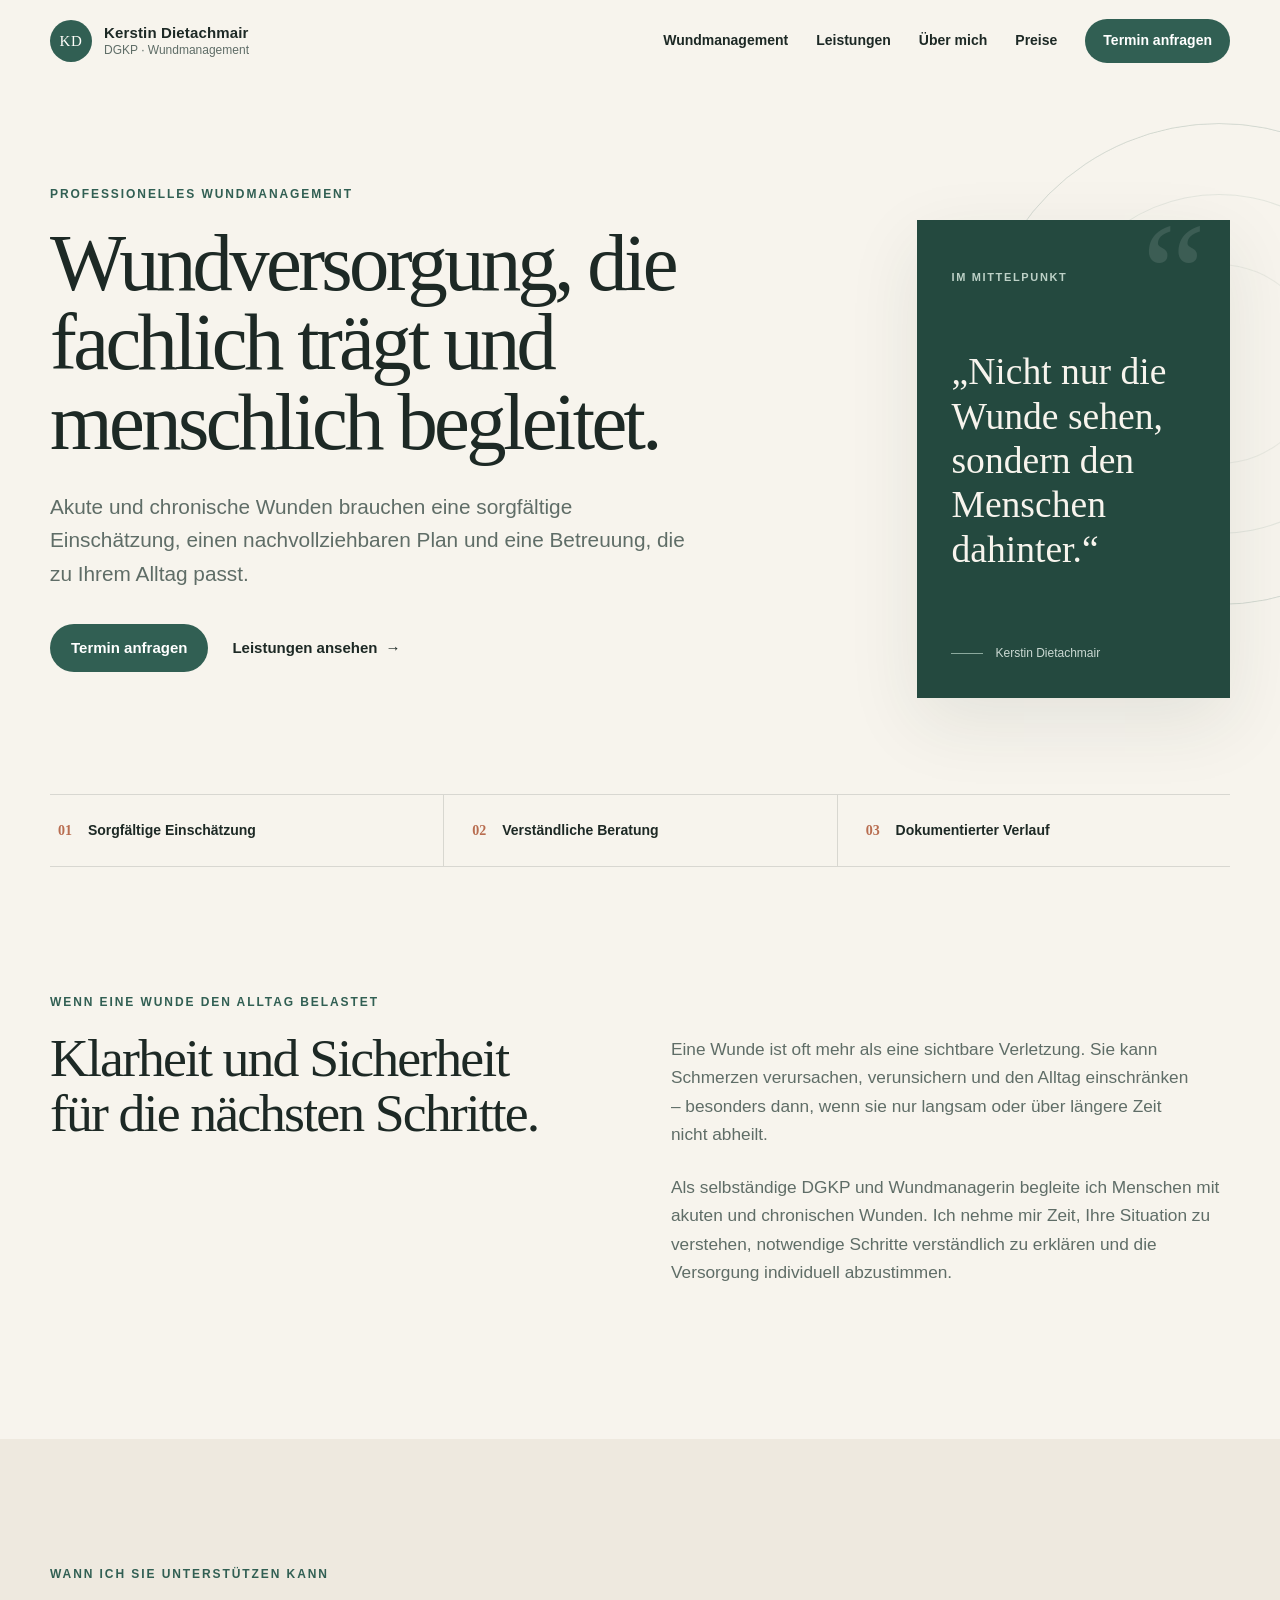
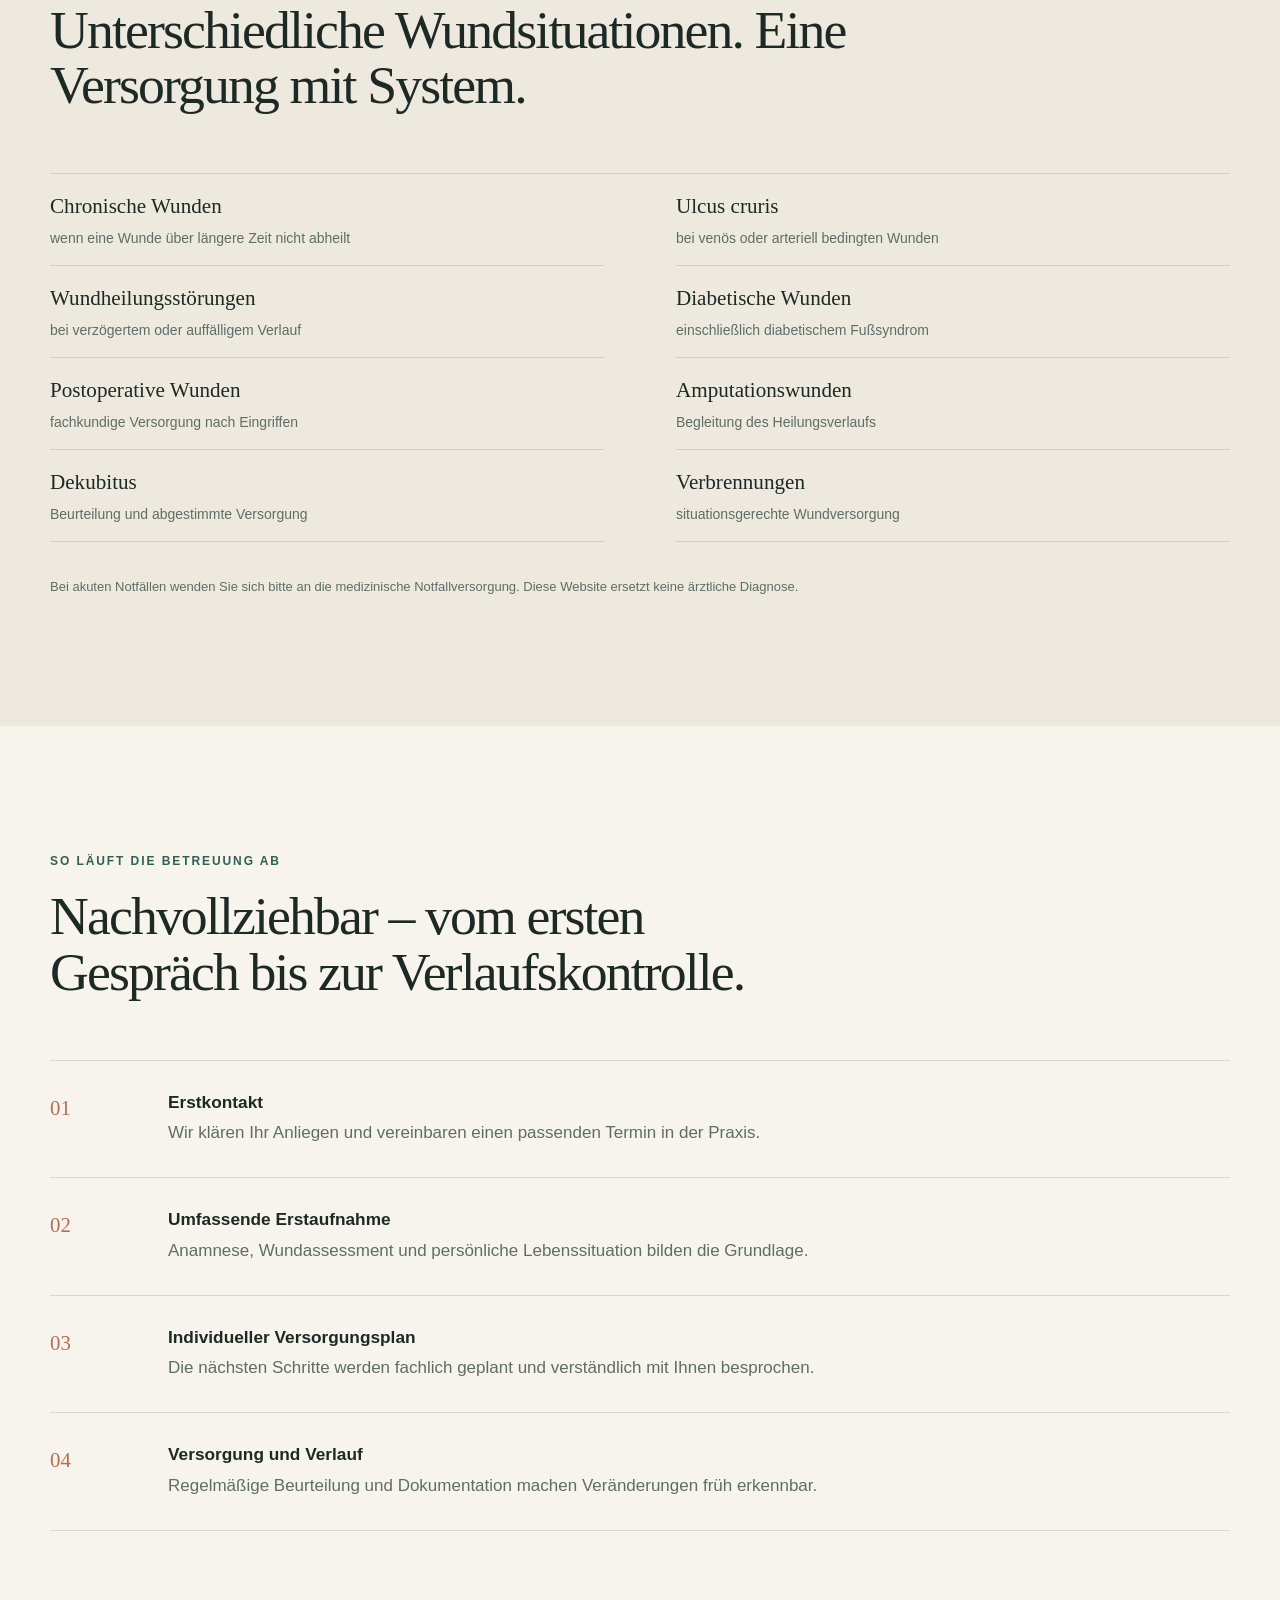
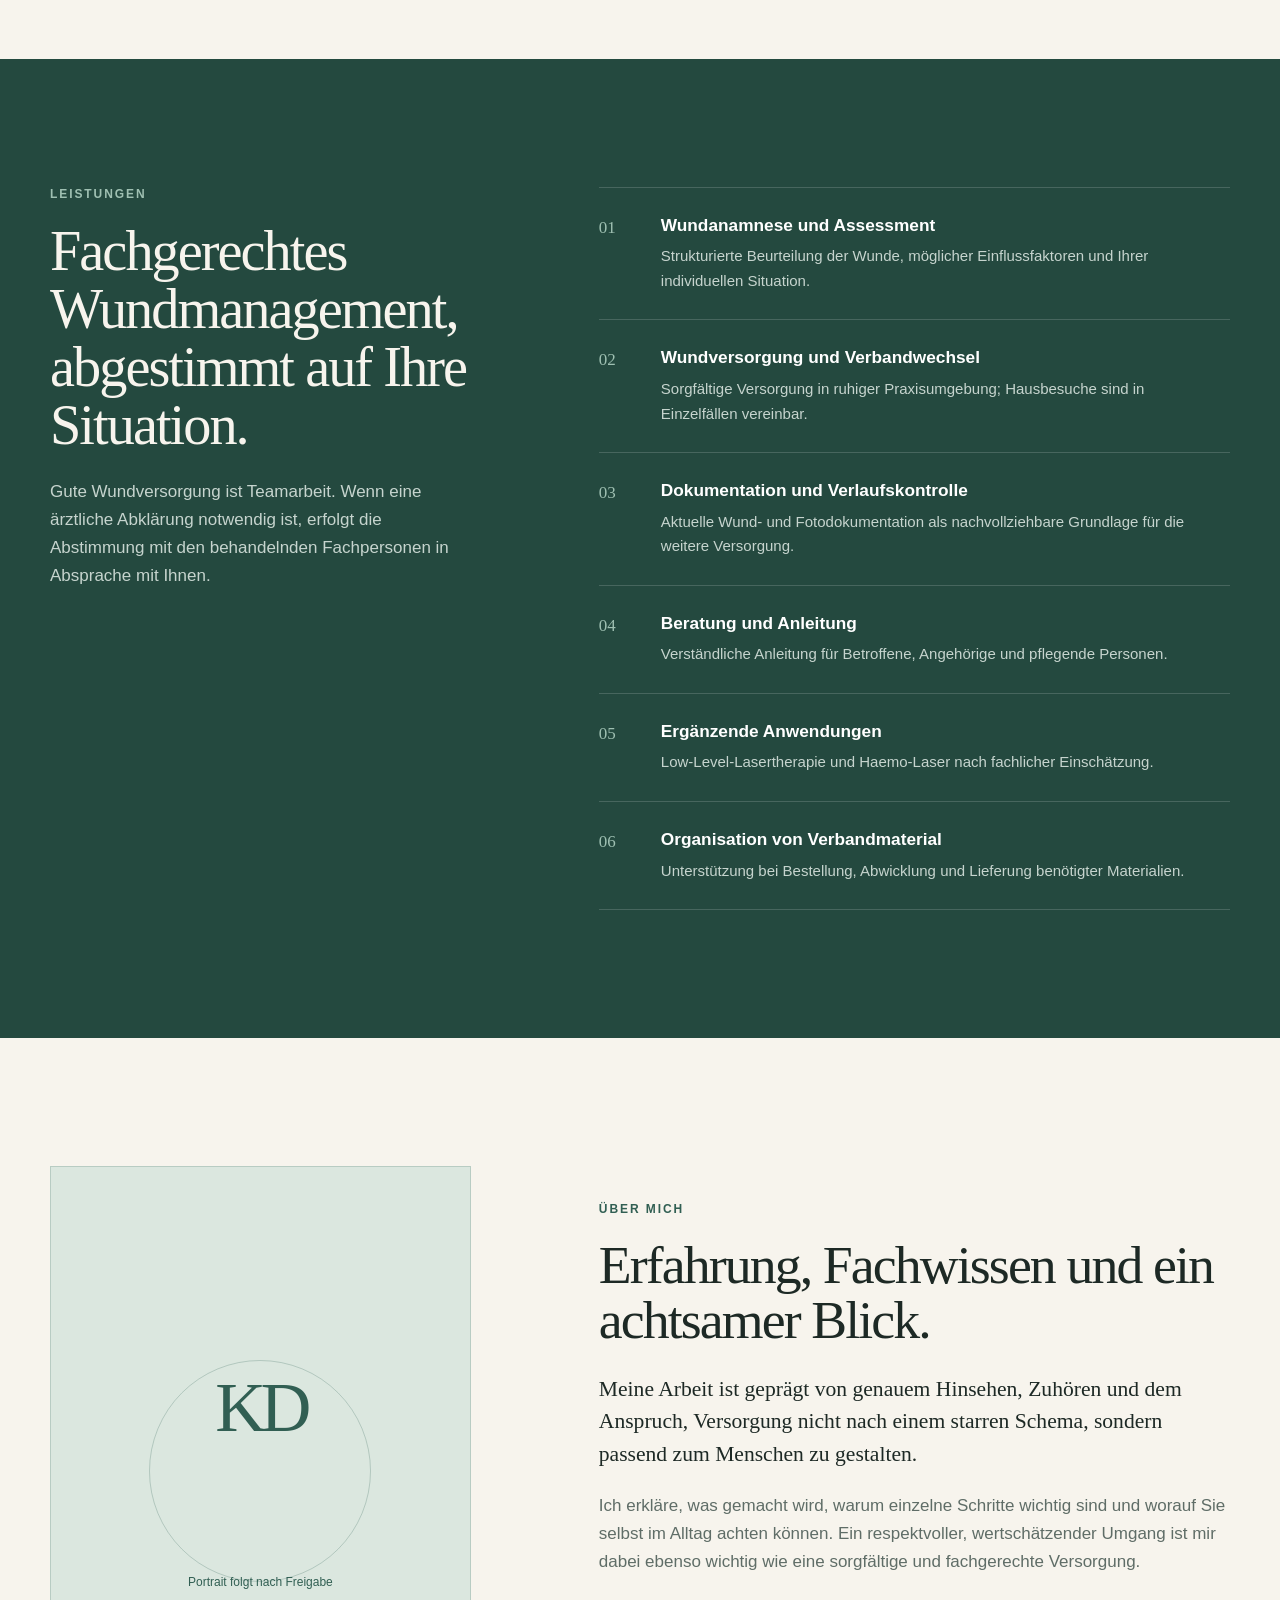
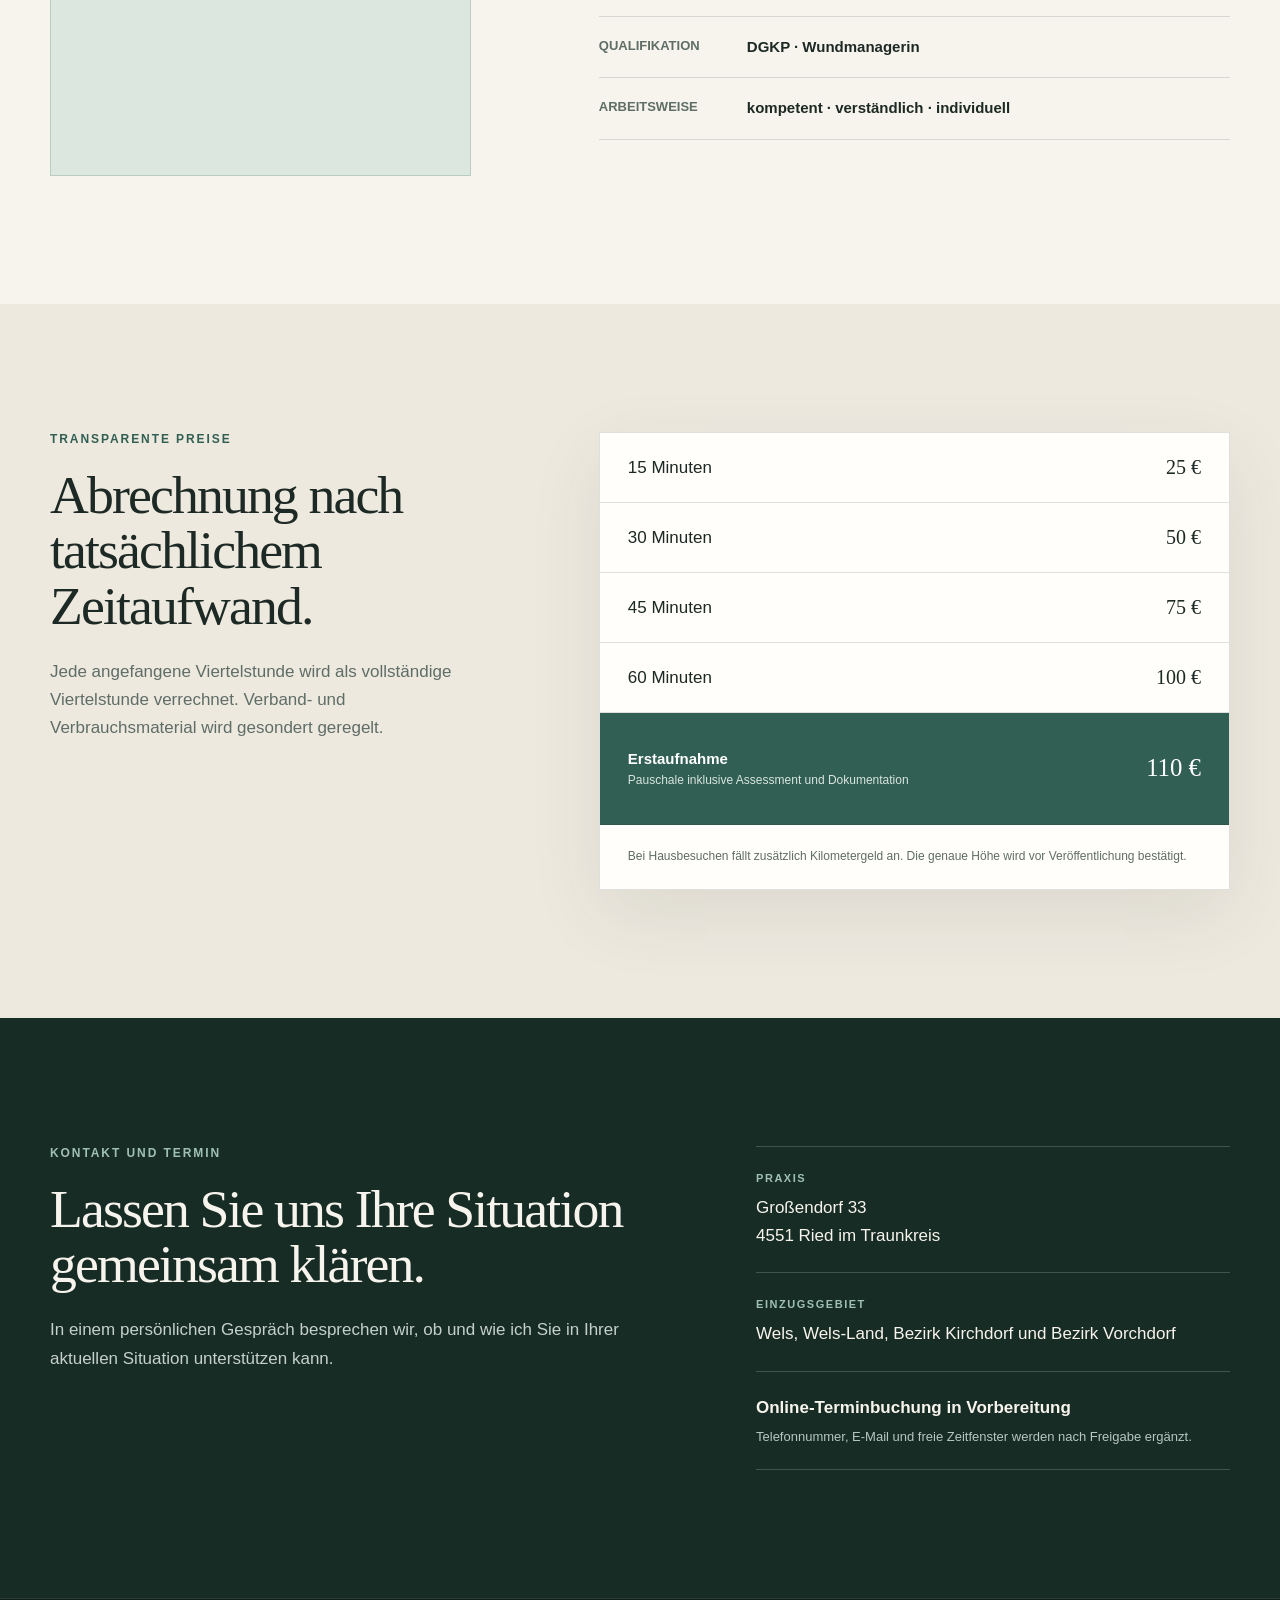
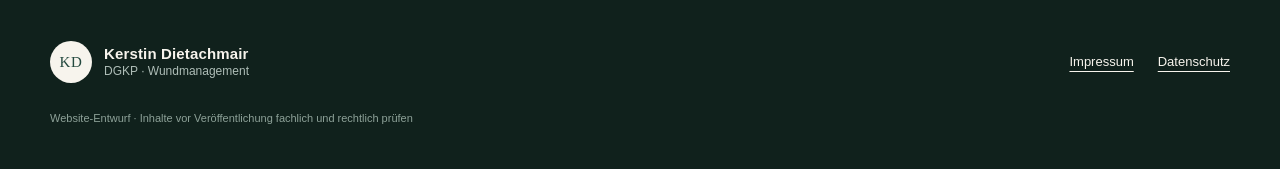
<file: index.html>
<!doctype html>
<html lang="de">
<head>
  <meta charset="utf-8">
  <meta name="viewport" content="width=device-width, initial-scale=1">
  <meta name="description" content="Professionelles Wundmanagement durch Kerstin Dietachmair – fachlich kompetent, verständlich und individuell.">
  <meta name="theme-color" content="#f7f4ed">
  <title>Kerstin Dietachmair | Professionelles Wundmanagement</title>
  <link rel="stylesheet" href="styles.css">
  <script src="script.js" defer></script>
</head>
<body>
  <a class="skip-link" href="#inhalt">Zum Inhalt springen</a>

  <header class="site-header" data-header>
    <div class="shell header-inner">
      <a class="brand" href="#start" aria-label="Kerstin Dietachmair – Startseite">
        <span class="brand-mark" aria-hidden="true">KD</span>
        <span class="brand-copy">
          <strong>Kerstin Dietachmair</strong>
          <span>DGKP · Wundmanagement</span>
        </span>
      </a>

      <button class="menu-toggle" type="button" aria-expanded="false" aria-controls="hauptnavigation" data-menu-toggle>
        <span class="menu-label">Menü</span>
        <span class="menu-icon" aria-hidden="true"><i></i><i></i></span>
      </button>

      <nav id="hauptnavigation" class="main-nav" aria-label="Hauptnavigation" data-nav>
        <a href="#wundmanagement">Wundmanagement</a>
        <a href="#leistungen">Leistungen</a>
        <a href="#ueber-mich">Über mich</a>
        <a href="#preise">Preise</a>
        <a class="nav-cta" href="#kontakt">Termin anfragen</a>
      </nav>
    </div>
  </header>

  <main id="inhalt">
    <section class="hero" id="start" aria-labelledby="hero-title">
      <div class="shell hero-grid">
        <div class="hero-copy">
          <p class="eyebrow">Professionelles Wundmanagement</p>
          <h1 id="hero-title">Wundversorgung, die fachlich trägt und menschlich begleitet.</h1>
          <p class="hero-lead">Akute und chronische Wunden brauchen eine sorgfältige Einschätzung, einen nachvollziehbaren Plan und eine Betreuung, die zu Ihrem Alltag passt.</p>
          <div class="hero-actions">
            <a class="button button-primary" href="#kontakt">Termin anfragen</a>
            <a class="button button-text" href="#leistungen">Leistungen ansehen <span aria-hidden="true">→</span></a>
          </div>
        </div>

        <aside class="hero-note" aria-label="Arbeitsweise">
          <span class="note-kicker">Im Mittelpunkt</span>
          <p>„Nicht nur die Wunde sehen, sondern den Menschen dahinter.“</p>
          <div class="note-signature">
            <span class="signature-line" aria-hidden="true"></span>
            <span>Kerstin Dietachmair</span>
          </div>
        </aside>
      </div>

      <div class="shell trust-row" aria-label="Grundsätze der Betreuung">
        <p><span>01</span> Sorgfältige Einschätzung</p>
        <p><span>02</span> Verständliche Beratung</p>
        <p><span>03</span> Dokumentierter Verlauf</p>
      </div>
    </section>

    <section class="section intro" id="wundmanagement" aria-labelledby="intro-title">
      <div class="shell editorial-grid">
        <div>
          <p class="eyebrow">Wenn eine Wunde den Alltag belastet</p>
          <h2 id="intro-title">Klarheit und Sicherheit für die nächsten Schritte.</h2>
        </div>
        <div class="reading-copy">
          <p>Eine Wunde ist oft mehr als eine sichtbare Verletzung. Sie kann Schmerzen verursachen, verunsichern und den Alltag einschränken – besonders dann, wenn sie nur langsam oder über längere Zeit nicht abheilt.</p>
          <p>Als selbständige DGKP und Wundmanagerin begleite ich Menschen mit akuten und chronischen Wunden. Ich nehme mir Zeit, Ihre Situation zu verstehen, notwendige Schritte verständlich zu erklären und die Versorgung individuell abzustimmen.</p>
        </div>
      </div>
    </section>

    <section class="section warm-section" aria-labelledby="situations-title">
      <div class="shell">
        <div class="section-heading narrow-heading">
          <p class="eyebrow">Wann ich Sie unterstützen kann</p>
          <h2 id="situations-title">Unterschiedliche Wundsituationen. Eine Versorgung mit System.</h2>
        </div>

        <div class="conditions-layout">
          <ul class="condition-list">
            <li><span>Chronische Wunden</span><small>wenn eine Wunde über längere Zeit nicht abheilt</small></li>
            <li><span>Wundheilungsstörungen</span><small>bei verzögertem oder auffälligem Verlauf</small></li>
            <li><span>Postoperative Wunden</span><small>fachkundige Versorgung nach Eingriffen</small></li>
            <li><span>Dekubitus</span><small>Beurteilung und abgestimmte Versorgung</small></li>
          </ul>
          <ul class="condition-list">
            <li><span>Ulcus cruris</span><small>bei venös oder arteriell bedingten Wunden</small></li>
            <li><span>Diabetische Wunden</span><small>einschließlich diabetischem Fußsyndrom</small></li>
            <li><span>Amputationswunden</span><small>Begleitung des Heilungsverlaufs</small></li>
            <li><span>Verbrennungen</span><small>situationsgerechte Wundversorgung</small></li>
          </ul>
        </div>
        <p class="medical-note">Bei akuten Notfällen wenden Sie sich bitte an die medizinische Notfallversorgung. Diese Website ersetzt keine ärztliche Diagnose.</p>
      </div>
    </section>

    <section class="section process-section" aria-labelledby="process-title">
      <div class="shell">
        <div class="section-heading">
          <p class="eyebrow">So läuft die Betreuung ab</p>
          <h2 id="process-title">Nachvollziehbar – vom ersten Gespräch bis zur Verlaufskontrolle.</h2>
        </div>

        <ol class="process-list">
          <li>
            <span class="step-number">01</span>
            <div><h3>Erstkontakt</h3><p>Wir klären Ihr Anliegen und vereinbaren einen passenden Termin in der Praxis.</p></div>
          </li>
          <li>
            <span class="step-number">02</span>
            <div><h3>Umfassende Erstaufnahme</h3><p>Anamnese, Wundassessment und persönliche Lebenssituation bilden die Grundlage.</p></div>
          </li>
          <li>
            <span class="step-number">03</span>
            <div><h3>Individueller Versorgungsplan</h3><p>Die nächsten Schritte werden fachlich geplant und verständlich mit Ihnen besprochen.</p></div>
          </li>
          <li>
            <span class="step-number">04</span>
            <div><h3>Versorgung und Verlauf</h3><p>Regelmäßige Beurteilung und Dokumentation machen Veränderungen früh erkennbar.</p></div>
          </li>
        </ol>
      </div>
    </section>

    <section class="section deep-section" id="leistungen" aria-labelledby="services-title">
      <div class="shell services-grid">
        <div class="services-intro">
          <p class="eyebrow eyebrow-light">Leistungen</p>
          <h2 id="services-title">Fachgerechtes Wundmanagement, abgestimmt auf Ihre Situation.</h2>
          <p>Gute Wundversorgung ist Teamarbeit. Wenn eine ärztliche Abklärung notwendig ist, erfolgt die Abstimmung mit den behandelnden Fachpersonen in Absprache mit Ihnen.</p>
        </div>

        <div class="service-list">
          <article><span>01</span><div><h3>Wundanamnese und Assessment</h3><p>Strukturierte Beurteilung der Wunde, möglicher Einflussfaktoren und Ihrer individuellen Situation.</p></div></article>
          <article><span>02</span><div><h3>Wundversorgung und Verbandwechsel</h3><p>Sorgfältige Versorgung in ruhiger Praxisumgebung; Hausbesuche sind in Einzelfällen vereinbar.</p></div></article>
          <article><span>03</span><div><h3>Dokumentation und Verlaufskontrolle</h3><p>Aktuelle Wund- und Fotodokumentation als nachvollziehbare Grundlage für die weitere Versorgung.</p></div></article>
          <article><span>04</span><div><h3>Beratung und Anleitung</h3><p>Verständliche Anleitung für Betroffene, Angehörige und pflegende Personen.</p></div></article>
          <article><span>05</span><div><h3>Ergänzende Anwendungen</h3><p>Low-Level-Lasertherapie und Haemo-Laser nach fachlicher Einschätzung.</p></div></article>
          <article><span>06</span><div><h3>Organisation von Verbandmaterial</h3><p>Unterstützung bei Bestellung, Abwicklung und Lieferung benötigter Materialien.</p></div></article>
        </div>
      </div>
    </section>

    <section class="section about-section" id="ueber-mich" aria-labelledby="about-title">
      <div class="shell about-grid">
        <div class="portrait-placeholder" role="img" aria-label="Platzhalter für ein später freizugebendes Portrait von Kerstin Dietachmair">
          <span class="portrait-initials">KD</span>
          <small>Portrait folgt nach Freigabe</small>
        </div>
        <div class="about-copy">
          <p class="eyebrow">Über mich</p>
          <h2 id="about-title">Erfahrung, Fachwissen und ein achtsamer Blick.</h2>
          <p class="lead-copy">Meine Arbeit ist geprägt von genauem Hinsehen, Zuhören und dem Anspruch, Versorgung nicht nach einem starren Schema, sondern passend zum Menschen zu gestalten.</p>
          <p>Ich erkläre, was gemacht wird, warum einzelne Schritte wichtig sind und worauf Sie selbst im Alltag achten können. Ein respektvoller, wertschätzender Umgang ist mir dabei ebenso wichtig wie eine sorgfältige und fachgerechte Versorgung.</p>
          <dl class="about-facts">
            <div><dt>Qualifikation</dt><dd>DGKP · Wundmanagerin</dd></div>
            <div><dt>Arbeitsweise</dt><dd>kompetent · verständlich · individuell</dd></div>
          </dl>
        </div>
      </div>
    </section>

    <section class="section warm-section" id="preise" aria-labelledby="prices-title">
      <div class="shell price-grid">
        <div class="section-heading">
          <p class="eyebrow">Transparente Preise</p>
          <h2 id="prices-title">Abrechnung nach tatsächlichem Zeitaufwand.</h2>
          <p>Jede angefangene Viertelstunde wird als vollständige Viertelstunde verrechnet. Verband- und Verbrauchsmaterial wird gesondert geregelt.</p>
        </div>

        <div class="price-panel">
          <div class="price-row"><span>15 Minuten</span><strong>25 €</strong></div>
          <div class="price-row"><span>30 Minuten</span><strong>50 €</strong></div>
          <div class="price-row"><span>45 Minuten</span><strong>75 €</strong></div>
          <div class="price-row"><span>60 Minuten</span><strong>100 €</strong></div>
          <div class="price-row price-featured"><span><strong>Erstaufnahme</strong><small>Pauschale inklusive Assessment und Dokumentation</small></span><strong>110 €</strong></div>
          <p class="price-footnote">Bei Hausbesuchen fällt zusätzlich Kilometergeld an. Die genaue Höhe wird vor Veröffentlichung bestätigt.</p>
        </div>
      </div>
    </section>

    <section class="section contact-section" id="kontakt" aria-labelledby="contact-title">
      <div class="shell contact-grid">
        <div>
          <p class="eyebrow eyebrow-light">Kontakt und Termin</p>
          <h2 id="contact-title">Lassen Sie uns Ihre Situation gemeinsam klären.</h2>
          <p>In einem persönlichen Gespräch besprechen wir, ob und wie ich Sie in Ihrer aktuellen Situation unterstützen kann.</p>
        </div>

        <div class="contact-card">
          <div>
            <span class="contact-label">Praxis</span>
            <address>Großendorf 33<br>4551 Ried im Traunkreis</address>
          </div>
          <div>
            <span class="contact-label">Einzugsgebiet</span>
            <p>Wels, Wels-Land, Bezirk Kirchdorf und Bezirk Vorchdorf</p>
          </div>
          <div class="booking-placeholder" aria-label="Terminbuchung wird ergänzt">
            <strong>Online-Terminbuchung in Vorbereitung</strong>
            <span>Telefonnummer, E-Mail und freie Zeitfenster werden nach Freigabe ergänzt.</span>
          </div>
        </div>
      </div>
    </section>
  </main>

  <footer class="site-footer">
    <div class="shell footer-grid">
      <div>
        <a class="brand brand-footer" href="#start">
          <span class="brand-mark" aria-hidden="true">KD</span>
          <span class="brand-copy"><strong>Kerstin Dietachmair</strong><span>DGKP · Wundmanagement</span></span>
        </a>
      </div>
      <div class="footer-links">
        <a href="impressum.html">Impressum</a>
        <a href="datenschutz.html">Datenschutz</a>
      </div>
      <p class="footer-note">Website-Entwurf · Inhalte vor Veröffentlichung fachlich und rechtlich prüfen</p>
    </div>
  </footer>
</body>
</html>
</file>
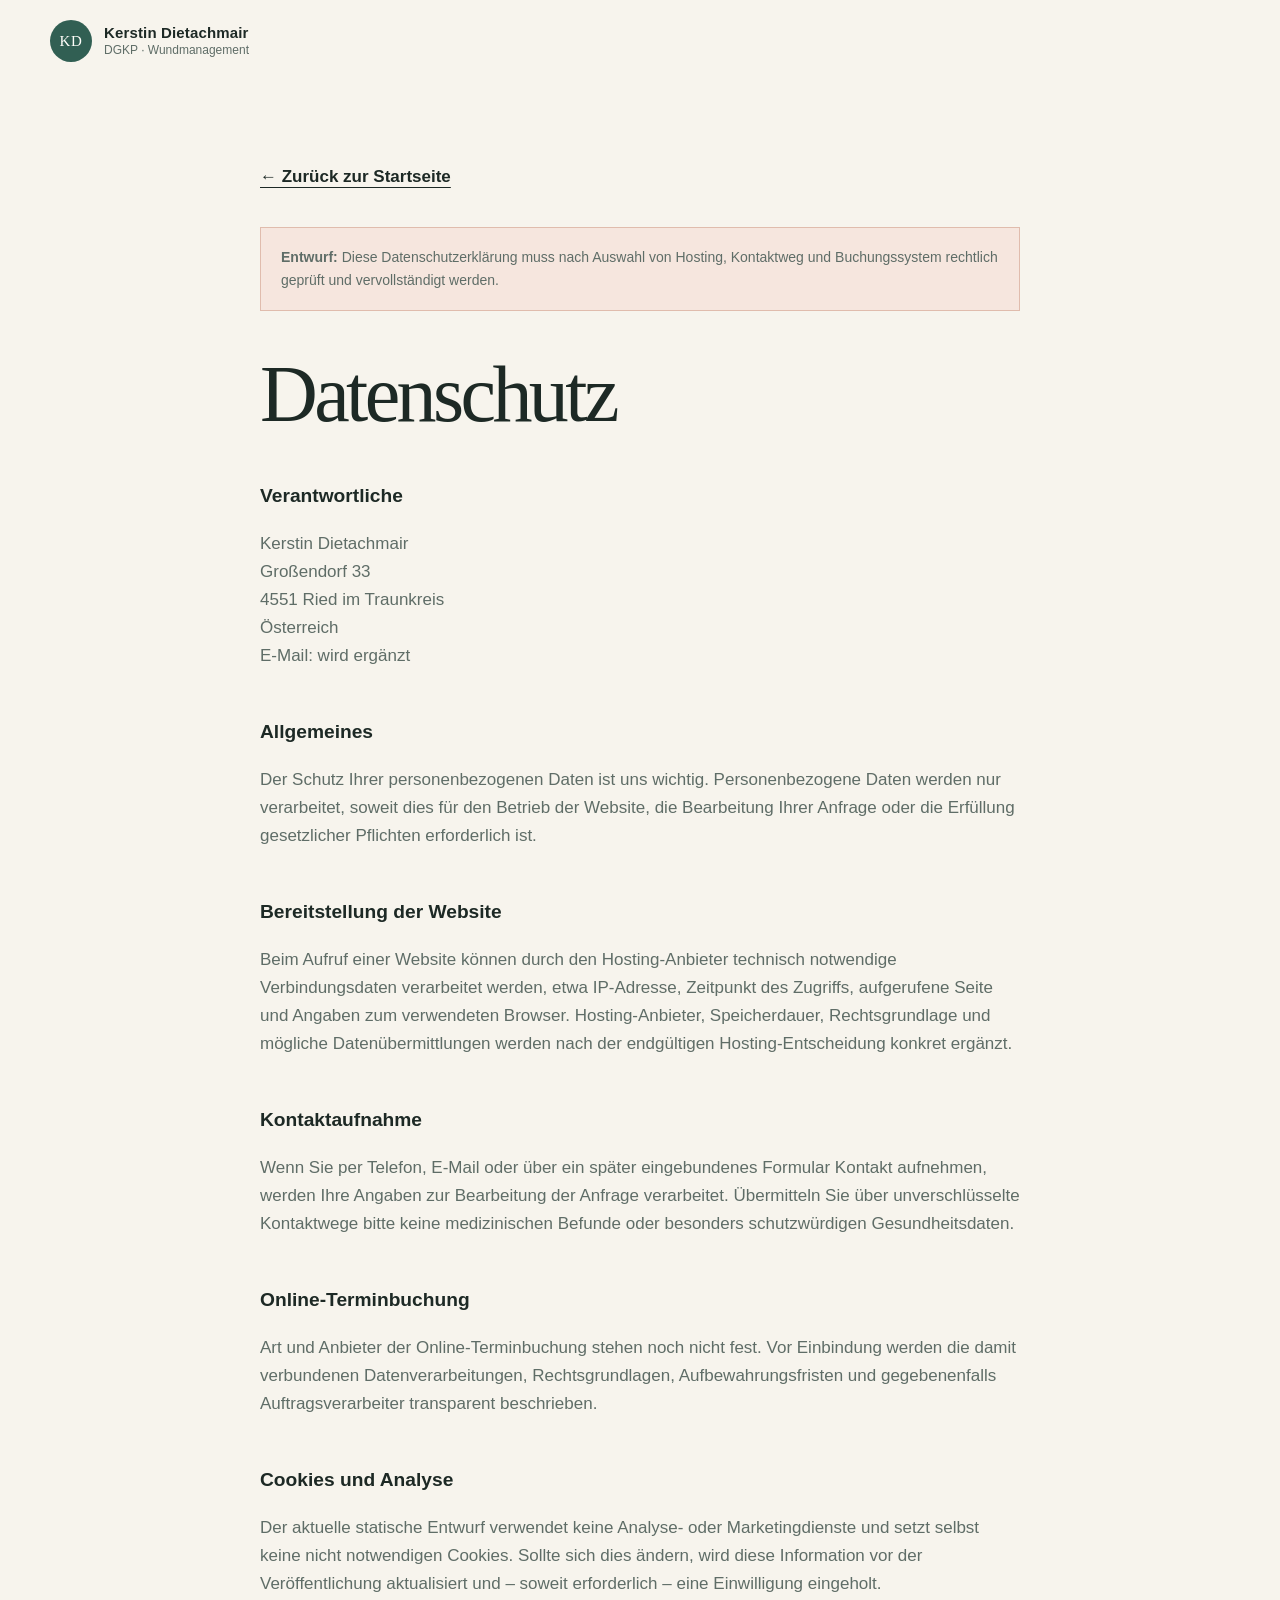
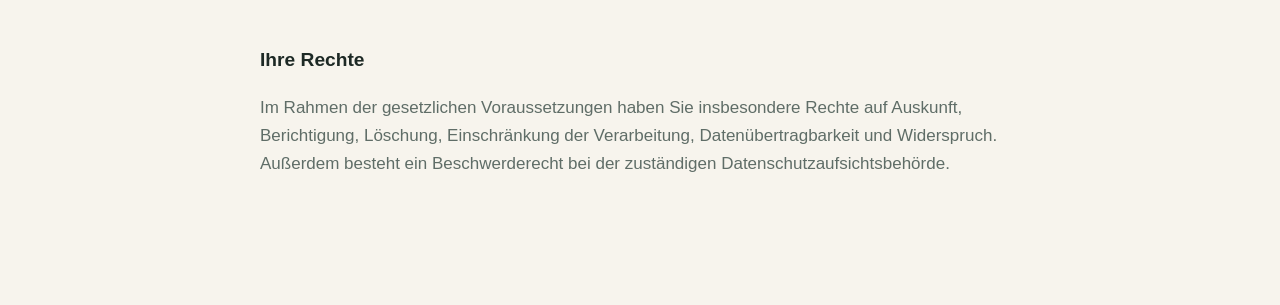
<file: datenschutz.html>
<!doctype html>
<html lang="de">
<head>
  <meta charset="utf-8">
  <meta name="viewport" content="width=device-width, initial-scale=1">
  <meta name="robots" content="noindex">
  <title>Datenschutz | Kerstin Dietachmair</title>
  <link rel="stylesheet" href="styles.css">
</head>
<body class="legal-page">
  <header class="site-header">
    <div class="shell header-inner">
      <a class="brand" href="index.html" aria-label="Zur Startseite">
        <span class="brand-mark" aria-hidden="true">KD</span>
        <span class="brand-copy"><strong>Kerstin Dietachmair</strong><span>DGKP · Wundmanagement</span></span>
      </a>
    </div>
  </header>
  <main class="legal-main">
    <div class="legal-shell">
      <a class="back-link" href="index.html">← Zurück zur Startseite</a>
      <p class="draft-notice"><strong>Entwurf:</strong> Diese Datenschutzerklärung muss nach Auswahl von Hosting, Kontaktweg und Buchungssystem rechtlich geprüft und vervollständigt werden.</p>
      <h1>Datenschutz</h1>

      <h2>Verantwortliche</h2>
      <p>Kerstin Dietachmair<br>Großendorf 33<br>4551 Ried im Traunkreis<br>Österreich<br>E-Mail: wird ergänzt</p>

      <h2>Allgemeines</h2>
      <p>Der Schutz Ihrer personenbezogenen Daten ist uns wichtig. Personenbezogene Daten werden nur verarbeitet, soweit dies für den Betrieb der Website, die Bearbeitung Ihrer Anfrage oder die Erfüllung gesetzlicher Pflichten erforderlich ist.</p>

      <h2>Bereitstellung der Website</h2>
      <p>Beim Aufruf einer Website können durch den Hosting-Anbieter technisch notwendige Verbindungsdaten verarbeitet werden, etwa IP-Adresse, Zeitpunkt des Zugriffs, aufgerufene Seite und Angaben zum verwendeten Browser. Hosting-Anbieter, Speicherdauer, Rechtsgrundlage und mögliche Datenübermittlungen werden nach der endgültigen Hosting-Entscheidung konkret ergänzt.</p>

      <h2>Kontaktaufnahme</h2>
      <p>Wenn Sie per Telefon, E-Mail oder über ein später eingebundenes Formular Kontakt aufnehmen, werden Ihre Angaben zur Bearbeitung der Anfrage verarbeitet. Übermitteln Sie über unverschlüsselte Kontaktwege bitte keine medizinischen Befunde oder besonders schutzwürdigen Gesundheitsdaten.</p>

      <h2>Online-Terminbuchung</h2>
      <p>Art und Anbieter der Online-Terminbuchung stehen noch nicht fest. Vor Einbindung werden die damit verbundenen Datenverarbeitungen, Rechtsgrundlagen, Aufbewahrungsfristen und gegebenenfalls Auftragsverarbeiter transparent beschrieben.</p>

      <h2>Cookies und Analyse</h2>
      <p>Der aktuelle statische Entwurf verwendet keine Analyse- oder Marketingdienste und setzt selbst keine nicht notwendigen Cookies. Sollte sich dies ändern, wird diese Information vor der Veröffentlichung aktualisiert und – soweit erforderlich – eine Einwilligung eingeholt.</p>

      <h2>Ihre Rechte</h2>
      <p>Im Rahmen der gesetzlichen Voraussetzungen haben Sie insbesondere Rechte auf Auskunft, Berichtigung, Löschung, Einschränkung der Verarbeitung, Datenübertragbarkeit und Widerspruch. Außerdem besteht ein Beschwerderecht bei der zuständigen Datenschutzaufsichtsbehörde.</p>
    </div>
  </main>
</body>
</html>
</file>
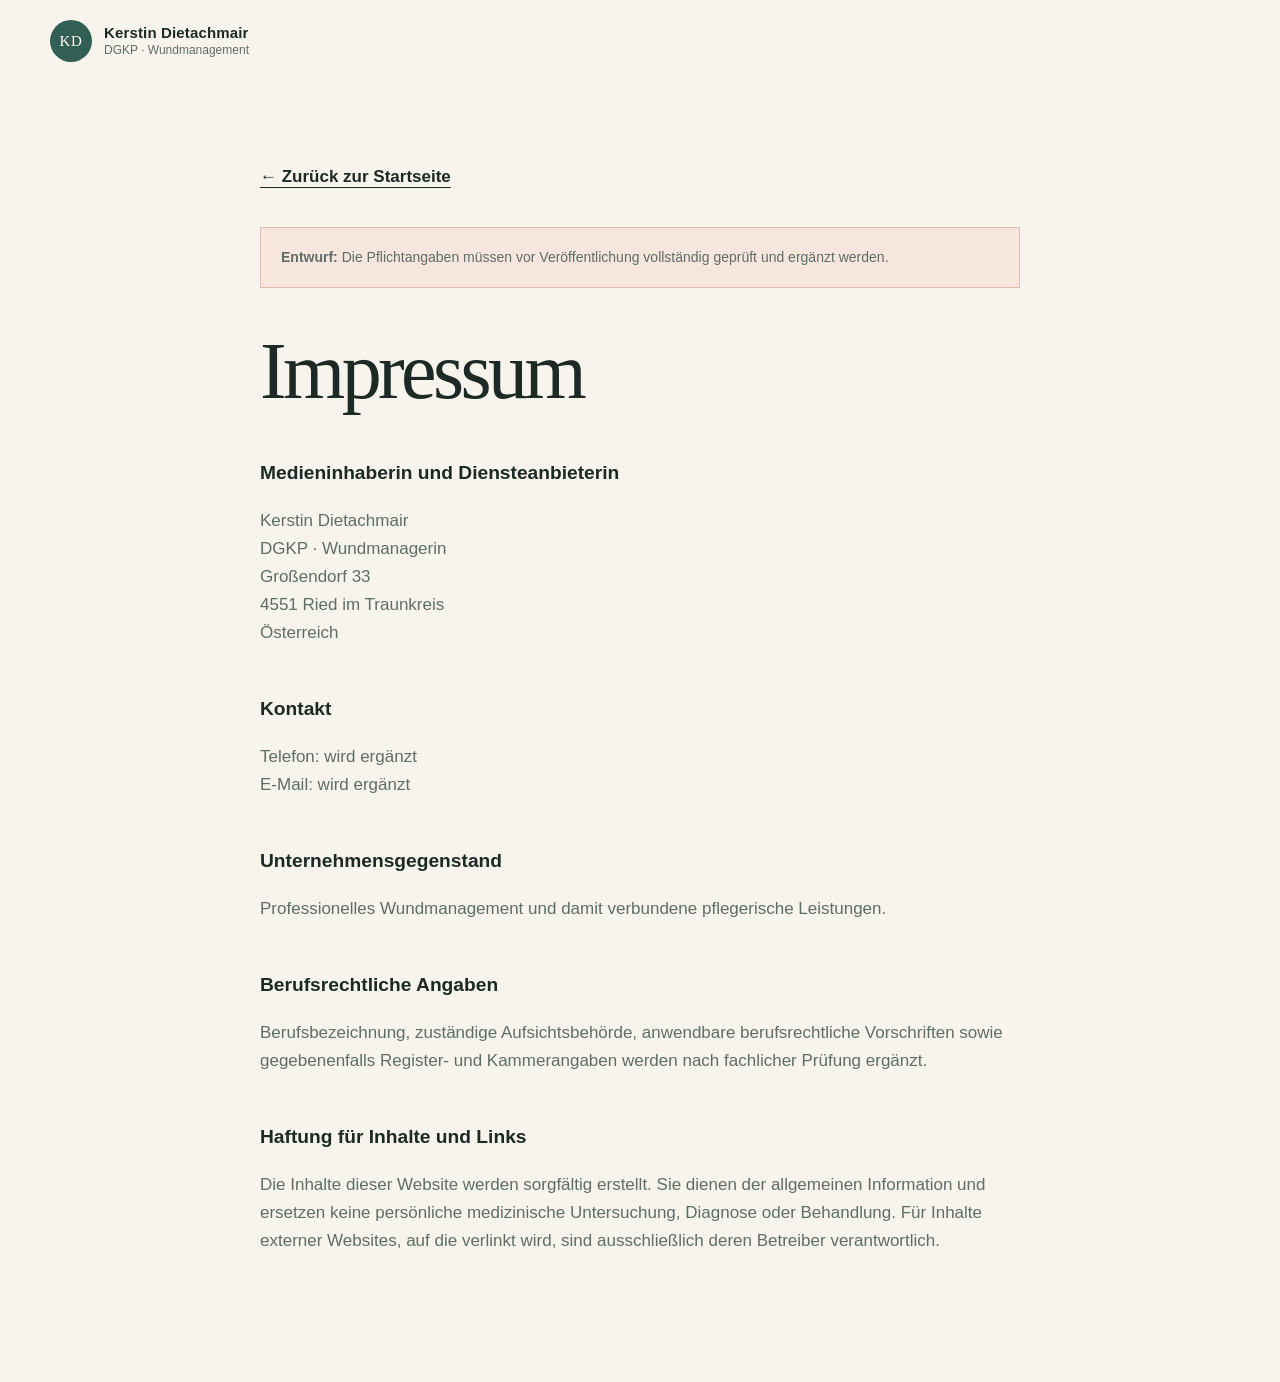
<file: impressum.html>
<!doctype html>
<html lang="de">
<head>
  <meta charset="utf-8">
  <meta name="viewport" content="width=device-width, initial-scale=1">
  <meta name="robots" content="noindex">
  <title>Impressum | Kerstin Dietachmair</title>
  <link rel="stylesheet" href="styles.css">
</head>
<body class="legal-page">
  <header class="site-header">
    <div class="shell header-inner">
      <a class="brand" href="index.html" aria-label="Zur Startseite">
        <span class="brand-mark" aria-hidden="true">KD</span>
        <span class="brand-copy"><strong>Kerstin Dietachmair</strong><span>DGKP · Wundmanagement</span></span>
      </a>
    </div>
  </header>
  <main class="legal-main">
    <div class="legal-shell">
      <a class="back-link" href="index.html">← Zurück zur Startseite</a>
      <p class="draft-notice"><strong>Entwurf:</strong> Die Pflichtangaben müssen vor Veröffentlichung vollständig geprüft und ergänzt werden.</p>
      <h1>Impressum</h1>

      <h2>Medieninhaberin und Diensteanbieterin</h2>
      <p>Kerstin Dietachmair<br>DGKP · Wundmanagerin<br>Großendorf 33<br>4551 Ried im Traunkreis<br>Österreich</p>

      <h2>Kontakt</h2>
      <p>Telefon: wird ergänzt<br>E-Mail: wird ergänzt</p>

      <h2>Unternehmensgegenstand</h2>
      <p>Professionelles Wundmanagement und damit verbundene pflegerische Leistungen.</p>

      <h2>Berufsrechtliche Angaben</h2>
      <p>Berufsbezeichnung, zuständige Aufsichtsbehörde, anwendbare berufsrechtliche Vorschriften sowie gegebenenfalls Register- und Kammerangaben werden nach fachlicher Prüfung ergänzt.</p>

      <h2>Haftung für Inhalte und Links</h2>
      <p>Die Inhalte dieser Website werden sorgfältig erstellt. Sie dienen der allgemeinen Information und ersetzen keine persönliche medizinische Untersuchung, Diagnose oder Behandlung. Für Inhalte externer Websites, auf die verlinkt wird, sind ausschließlich deren Betreiber verantwortlich.</p>
    </div>
  </main>
</body>
</html>
</file>
<file: styles.css>
@charset "UTF-8";

:root {
  --paper: #f7f4ed;
  --paper-deep: #eee9df;
  --white: #fffefa;
  --ink: #1d2925;
  --muted: #5f6d67;
  --sage: #315f53;
  --sage-dark: #24493f;
  --sage-soft: #dbe7df;
  --clay: #b86d50;
  --line: rgba(29, 41, 37, 0.14);
  --shadow: 0 24px 70px rgba(35, 52, 45, 0.09);
  --serif: Georgia, "Times New Roman", serif;
  --sans: "Avenir Next", Avenir, "Segoe UI", Helvetica, Arial, sans-serif;
  --shell: min(1180px, calc(100vw - 48px));
}

* { box-sizing: border-box; }
html { scroll-behavior: smooth; scroll-padding-top: 96px; }
body {
  margin: 0;
  color: var(--ink);
  background: var(--paper);
  font-family: var(--sans);
  font-size: 17px;
  line-height: 1.65;
  text-rendering: optimizeLegibility;
  -webkit-font-smoothing: antialiased;
}
body.menu-open { overflow: hidden; }
a { color: inherit; }
button, a { -webkit-tap-highlight-color: transparent; }
button { font: inherit; }
address { font-style: normal; }

.skip-link {
  position: fixed;
  z-index: 1000;
  top: 12px;
  left: 12px;
  padding: 10px 14px;
  color: white;
  background: var(--sage-dark);
  transform: translateY(-160%);
  transition: transform 160ms ease;
}
.skip-link:focus { transform: translateY(0); }

.shell { width: var(--shell); margin-inline: auto; }
.site-header {
  position: sticky;
  z-index: 100;
  top: 0;
  border-bottom: 1px solid transparent;
  background: rgba(247, 244, 237, 0.94);
  backdrop-filter: blur(14px);
  transition: border-color 180ms ease, box-shadow 180ms ease;
}
.site-header.is-scrolled {
  border-color: var(--line);
  box-shadow: 0 10px 34px rgba(35, 52, 45, 0.05);
}
.header-inner {
  min-height: 82px;
  display: flex;
  align-items: center;
  justify-content: space-between;
  gap: 32px;
}
.brand {
  display: inline-flex;
  align-items: center;
  gap: 12px;
  text-decoration: none;
}
.brand-mark {
  width: 42px;
  height: 42px;
  display: grid;
  place-items: center;
  border-radius: 50%;
  color: var(--white);
  background: var(--sage);
  font-family: var(--serif);
  font-size: 15px;
  letter-spacing: 0.04em;
}
.brand-copy { display: grid; line-height: 1.25; }
.brand-copy strong { font-size: 15px; letter-spacing: 0.01em; }
.brand-copy span { color: var(--muted); font-size: 12px; }
.main-nav { display: flex; align-items: center; gap: 28px; }
.main-nav a {
  font-size: 14px;
  font-weight: 600;
  text-decoration: none;
  text-underline-offset: 5px;
}
.main-nav a:not(.nav-cta):hover { text-decoration: underline; }
.nav-cta {
  min-height: 44px;
  display: inline-flex;
  align-items: center;
  padding: 8px 18px;
  border-radius: 999px;
  color: white;
  background: var(--sage);
  transition: background 160ms ease, transform 160ms ease;
}
.nav-cta:hover { background: var(--sage-dark); transform: translateY(-1px); }
.menu-toggle { display: none; }

.hero {
  position: relative;
  overflow: hidden;
  padding: 104px 0 0;
}
.hero::after {
  content: "";
  position: absolute;
  z-index: -1;
  right: -180px;
  top: 40px;
  width: 480px;
  aspect-ratio: 1;
  border: 1px solid rgba(49, 95, 83, 0.16);
  border-radius: 50%;
  box-shadow: inset 0 0 0 70px var(--paper), inset 0 0 0 71px rgba(49, 95, 83, 0.10), inset 0 0 0 140px var(--paper), inset 0 0 0 141px rgba(49, 95, 83, 0.08);
}
.hero-grid {
  display: grid;
  grid-template-columns: minmax(0, 1.42fr) minmax(290px, 0.58fr);
  align-items: end;
  gap: clamp(48px, 8vw, 120px);
}
.hero-copy { max-width: 780px; padding-bottom: 42px; }
.eyebrow {
  margin: 0 0 20px;
  color: var(--sage);
  font-size: 12px;
  font-weight: 700;
  letter-spacing: 0.16em;
  line-height: 1.3;
  text-transform: uppercase;
}
h1, h2, h3, p { text-wrap: pretty; }
h1, h2, h3 { margin-top: 0; }
h1 {
  max-width: 850px;
  margin-bottom: 28px;
  font-family: var(--serif);
  font-size: clamp(3rem, 6.3vw, 5.7rem);
  font-weight: 400;
  letter-spacing: -0.045em;
  line-height: 0.99;
}
h2 {
  margin-bottom: 24px;
  font-family: var(--serif);
  font-size: clamp(2.25rem, 4.2vw, 4rem);
  font-weight: 400;
  letter-spacing: -0.035em;
  line-height: 1.03;
}
h3 { font-size: 1.08rem; line-height: 1.35; }
.hero-lead {
  max-width: 650px;
  margin: 0;
  color: var(--muted);
  font-size: clamp(1.08rem, 1.8vw, 1.3rem);
  line-height: 1.6;
}
.hero-actions { display: flex; flex-wrap: wrap; align-items: center; gap: 20px; margin-top: 34px; }
.button {
  min-height: 48px;
  display: inline-flex;
  align-items: center;
  justify-content: center;
  gap: 8px;
  padding: 10px 21px;
  border-radius: 999px;
  font-size: 15px;
  font-weight: 700;
  text-decoration: none;
  transition: color 160ms ease, background 160ms ease, transform 160ms ease;
}
.button-primary { color: white; background: var(--sage); }
.button-primary:hover { background: var(--sage-dark); transform: translateY(-2px); }
.button-text { padding-inline: 4px; border-radius: 2px; }
.button-text:hover { color: var(--sage); }
.hero-note {
  position: relative;
  margin-bottom: 16px;
  padding: 42px 34px 34px;
  color: var(--paper);
  background: var(--sage-dark);
  box-shadow: var(--shadow);
}
.hero-note::before {
  content: "“";
  position: absolute;
  right: 24px;
  top: -18px;
  color: rgba(255,255,255,0.11);
  font-family: var(--serif);
  font-size: 9rem;
  line-height: 1;
}
.note-kicker { color: #bdd1c7; font-size: 11px; font-weight: 700; letter-spacing: 0.15em; text-transform: uppercase; }
.hero-note p { position: relative; margin: 60px 0 72px; font-family: var(--serif); font-size: clamp(1.75rem, 3vw, 2.35rem); line-height: 1.18; }
.note-signature { display: flex; align-items: center; gap: 12px; color: #cbd9d3; font-size: 12px; }
.signature-line { width: 32px; height: 1px; background: #8ba99d; }
.trust-row {
  display: grid;
  grid-template-columns: repeat(3, 1fr);
  margin-top: 80px;
  border-top: 1px solid var(--line);
  border-bottom: 1px solid var(--line);
}
.trust-row p { margin: 0; padding: 24px 8px; font-size: 14px; font-weight: 600; }
.trust-row p + p { border-left: 1px solid var(--line); padding-left: 28px; }
.trust-row span { margin-right: 12px; color: var(--clay); font-family: var(--serif); }

.section { padding: clamp(80px, 10vw, 140px) 0; }
.editorial-grid { display: grid; grid-template-columns: 0.95fr 1.05fr; gap: clamp(48px, 9vw, 140px); }
.reading-copy { padding-top: 40px; }
.reading-copy p { margin: 0 0 24px; color: var(--muted); font-size: 1.08rem; }
.warm-section { background: var(--paper-deep); }
.section-heading { max-width: 760px; margin-bottom: 60px; }
.section-heading > p:not(.eyebrow) { max-width: 620px; color: var(--muted); }
.narrow-heading { max-width: 820px; }
.conditions-layout { display: grid; grid-template-columns: 1fr 1fr; gap: 0 72px; border-top: 1px solid var(--line); }
.condition-list { margin: 0; padding: 0; list-style: none; }
.condition-list li { min-height: 92px; display: grid; align-content: center; gap: 3px; border-bottom: 1px solid var(--line); }
.condition-list span { font-family: var(--serif); font-size: 1.32rem; }
.condition-list small { color: var(--muted); font-size: 14px; }
.medical-note { max-width: 820px; margin: 34px 0 0; color: var(--muted); font-size: 13px; }
.process-list { margin: 0; padding: 0; border-top: 1px solid var(--line); list-style: none; }
.process-list li { display: grid; grid-template-columns: 90px 1fr; gap: 28px; padding: 30px 0; border-bottom: 1px solid var(--line); }
.step-number { color: var(--clay); font-family: var(--serif); font-size: 1.3rem; }
.process-list h3 { margin: 0 0 5px; }
.process-list p { max-width: 700px; margin: 0; color: var(--muted); }

.deep-section { color: var(--paper); background: var(--sage-dark); }
.services-grid { display: grid; grid-template-columns: 0.8fr 1.2fr; gap: clamp(60px, 10vw, 150px); }
.services-intro { position: sticky; top: 130px; align-self: start; }
.services-intro h2 { font-size: clamp(2.4rem, 4.4vw, 4.15rem); }
.services-intro > p:last-child { max-width: 490px; color: #c6d4ce; }
.eyebrow-light { color: #9fc0b2; }
.service-list article { display: grid; grid-template-columns: 42px 1fr; gap: 20px; padding: 26px 0; border-bottom: 1px solid rgba(255,255,255,0.16); }
.service-list article:first-child { border-top: 1px solid rgba(255,255,255,0.16); }
.service-list article > span { color: #9fc0b2; font-family: var(--serif); }
.service-list h3 { margin-bottom: 7px; color: white; }
.service-list p { margin: 0; color: #c6d4ce; font-size: 15px; }

.about-grid { display: grid; grid-template-columns: minmax(300px, 0.8fr) 1.2fr; align-items: center; gap: clamp(50px, 10vw, 150px); }
.portrait-placeholder {
  position: relative;
  min-height: 610px;
  display: grid;
  place-items: center;
  align-content: center;
  gap: 18px;
  color: var(--sage);
  background: var(--sage-soft);
  border: 1px solid rgba(49, 95, 83, 0.2);
}
.portrait-placeholder::before {
  content: "";
  width: 220px;
  height: 220px;
  position: absolute;
  border: 1px solid rgba(49, 95, 83, 0.24);
  border-radius: 50%;
}
.portrait-initials { position: relative; font-family: var(--serif); font-size: 4.4rem; letter-spacing: -0.08em; }
.portrait-placeholder small { margin-top: 90px; font-size: 12px; }
.lead-copy { color: var(--ink); font-family: var(--serif); font-size: 1.35rem; line-height: 1.5; }
.about-copy > p:not(.eyebrow):not(.lead-copy) { color: var(--muted); }
.about-facts { margin: 40px 0 0; border-top: 1px solid var(--line); }
.about-facts div { display: grid; grid-template-columns: 130px 1fr; gap: 18px; padding: 18px 0; border-bottom: 1px solid var(--line); }
.about-facts dt { color: var(--muted); font-size: 13px; font-weight: 700; text-transform: uppercase; }
.about-facts dd { margin: 0; font-size: 15px; font-weight: 600; }

.price-grid { display: grid; grid-template-columns: 0.8fr 1.2fr; gap: clamp(50px, 10vw, 140px); }
.price-panel { background: var(--white); border: 1px solid var(--line); box-shadow: var(--shadow); }
.price-row { min-height: 70px; display: flex; align-items: center; justify-content: space-between; gap: 24px; padding: 18px 28px; border-bottom: 1px solid var(--line); }
.price-row strong { font-family: var(--serif); font-size: 1.25rem; font-weight: 400; white-space: nowrap; }
.price-featured { min-height: 112px; color: white; background: var(--sage); }
.price-featured > span { display: grid; }
.price-featured > span > strong { font-family: var(--sans); font-size: 15px; font-weight: 700; }
.price-featured small { color: #d8e4df; font-size: 12px; }
.price-featured > strong { font-size: 1.55rem; }
.price-footnote { margin: 0; padding: 22px 28px; color: var(--muted); font-size: 12px; }

.contact-section { color: var(--paper); background: #182c26; }
.contact-grid { display: grid; grid-template-columns: 1fr 0.82fr; gap: clamp(60px, 10vw, 150px); }
.contact-grid h2 { max-width: 720px; }
.contact-grid > div:first-child > p:last-child { max-width: 620px; color: #c5d0cb; }
.contact-card { border-top: 1px solid rgba(255,255,255,0.18); }
.contact-card > div { padding: 22px 0; border-bottom: 1px solid rgba(255,255,255,0.18); }
.contact-label { display: block; margin-bottom: 7px; color: #9fc0b2; font-size: 11px; font-weight: 700; letter-spacing: 0.14em; text-transform: uppercase; }
.contact-card p { margin: 0; }
.booking-placeholder { display: grid; gap: 4px; }
.booking-placeholder span { color: #b8c6c0; font-size: 13px; }

.site-footer { padding: 42px 0; color: var(--paper); background: #10211c; border-top: 1px solid rgba(255,255,255,0.12); }
.footer-grid { display: grid; grid-template-columns: 1fr auto; align-items: center; gap: 26px; }
.brand-footer .brand-mark { color: var(--sage-dark); background: var(--paper); }
.brand-footer .brand-copy span { color: #aebdb7; }
.footer-links { display: flex; gap: 24px; }
.footer-links a { font-size: 13px; text-underline-offset: 5px; }
.footer-note { grid-column: 1 / -1; margin: 0; color: #8da198; font-size: 11px; }

.legal-page { min-height: 100vh; display: flex; flex-direction: column; }
.legal-main { flex: 1; padding: 80px 0 110px; }
.legal-shell { width: min(760px, calc(100vw - 48px)); margin-inline: auto; }
.legal-main h1 { font-size: clamp(2.8rem, 7vw, 5rem); }
.legal-main h2 { margin-top: 52px; font-family: var(--sans); font-size: 1.2rem; font-weight: 700; letter-spacing: 0; }
.legal-main p, .legal-main li { color: var(--muted); }
.draft-notice { margin: 0 0 44px; padding: 18px 20px; border: 1px solid rgba(184, 109, 80, 0.35); color: #6d3b28; background: #f6e6de; font-size: 14px; }
.back-link { display: inline-flex; margin-bottom: 36px; font-weight: 700; text-underline-offset: 5px; }

:focus-visible { outline: 3px solid var(--clay); outline-offset: 4px; }

@media (max-width: 940px) {
  :root { --shell: min(100% - 40px, 760px); }
  .menu-toggle {
    min-width: 64px;
    min-height: 44px;
    display: inline-flex;
    align-items: center;
    justify-content: flex-end;
    gap: 10px;
    padding: 0;
    border: 0;
    color: var(--ink);
    background: transparent;
    cursor: pointer;
  }
  .menu-label { font-size: 13px; font-weight: 700; }
  .menu-icon { width: 23px; display: grid; gap: 6px; }
  .menu-icon i { height: 1px; display: block; background: currentColor; transition: transform 160ms ease; }
  .menu-toggle[aria-expanded="true"] .menu-icon i:first-child { transform: translateY(3.5px) rotate(45deg); }
  .menu-toggle[aria-expanded="true"] .menu-icon i:last-child { transform: translateY(-3.5px) rotate(-45deg); }
  .main-nav {
    position: fixed;
    inset: 82px 0 auto;
    display: none;
    align-items: stretch;
    gap: 0;
    padding: 22px 20px 30px;
    border-bottom: 1px solid var(--line);
    background: var(--paper);
    box-shadow: 0 22px 50px rgba(35,52,45,0.10);
  }
  .main-nav.is-open { display: grid; }
  .main-nav a { min-height: 52px; display: flex; align-items: center; border-bottom: 1px solid var(--line); }
  .main-nav .nav-cta { width: max-content; min-height: 48px; margin-top: 20px; padding-inline: 22px; border: 0; }
  .hero { padding-top: 72px; }
  .hero-grid, .editorial-grid, .services-grid, .about-grid, .price-grid, .contact-grid { grid-template-columns: 1fr; }
  .hero-copy { padding-bottom: 0; }
  .hero-note { width: min(100%, 480px); margin: 28px 0 0 auto; }
  .trust-row { margin-top: 56px; }
  .reading-copy { padding-top: 0; }
  .conditions-layout { gap: 0 36px; }
  .services-intro { position: static; }
  .portrait-placeholder { min-height: 520px; }
  .price-grid .section-heading { margin-bottom: 0; }
}

@media (max-width: 640px) {
  :root { --shell: calc(100vw - 32px); }
  body { font-size: 16px; }
  html { scroll-padding-top: 80px; }
  .header-inner { min-height: 72px; }
  .brand-mark { width: 38px; height: 38px; }
  .brand-copy strong { font-size: 13px; }
  .brand-copy span { font-size: 10px; }
  .main-nav { inset-block-start: 72px; }
  .hero { padding-top: 54px; }
  h1 { font-size: clamp(2.75rem, 13vw, 4rem); }
  h2 { font-size: clamp(2.15rem, 10vw, 3rem); }
  .hero::after { right: -330px; }
  .hero-actions { align-items: flex-start; flex-direction: column; gap: 8px; }
  .hero-note { padding: 32px 26px 26px; }
  .hero-note p { margin: 48px 0 56px; }
  .trust-row { grid-template-columns: 1fr; }
  .trust-row p { padding: 16px 4px; }
  .trust-row p + p { padding-left: 4px; border-left: 0; border-top: 1px solid var(--line); }
  .section { padding: 76px 0; }
  .section-heading { margin-bottom: 42px; }
  .conditions-layout { grid-template-columns: 1fr; }
  .condition-list + .condition-list li:first-child { border-top: 0; }
  .process-list li { grid-template-columns: 44px 1fr; gap: 16px; }
  .service-list article { grid-template-columns: 32px 1fr; gap: 12px; }
  .portrait-placeholder { min-height: 430px; }
  .portrait-placeholder::before { width: 170px; height: 170px; }
  .portrait-placeholder small { margin-top: 72px; }
  .about-facts div { grid-template-columns: 1fr; gap: 4px; }
  .price-row { padding-inline: 20px; }
  .price-featured { align-items: flex-start; flex-direction: column; gap: 8px; }
  .footer-grid { grid-template-columns: 1fr; }
  .footer-links { justify-content: flex-start; }
}

@media (prefers-reduced-motion: reduce) {
  html { scroll-behavior: auto; }
  *, *::before, *::after { scroll-behavior: auto !important; transition-duration: 0.01ms !important; }
}
</file>
